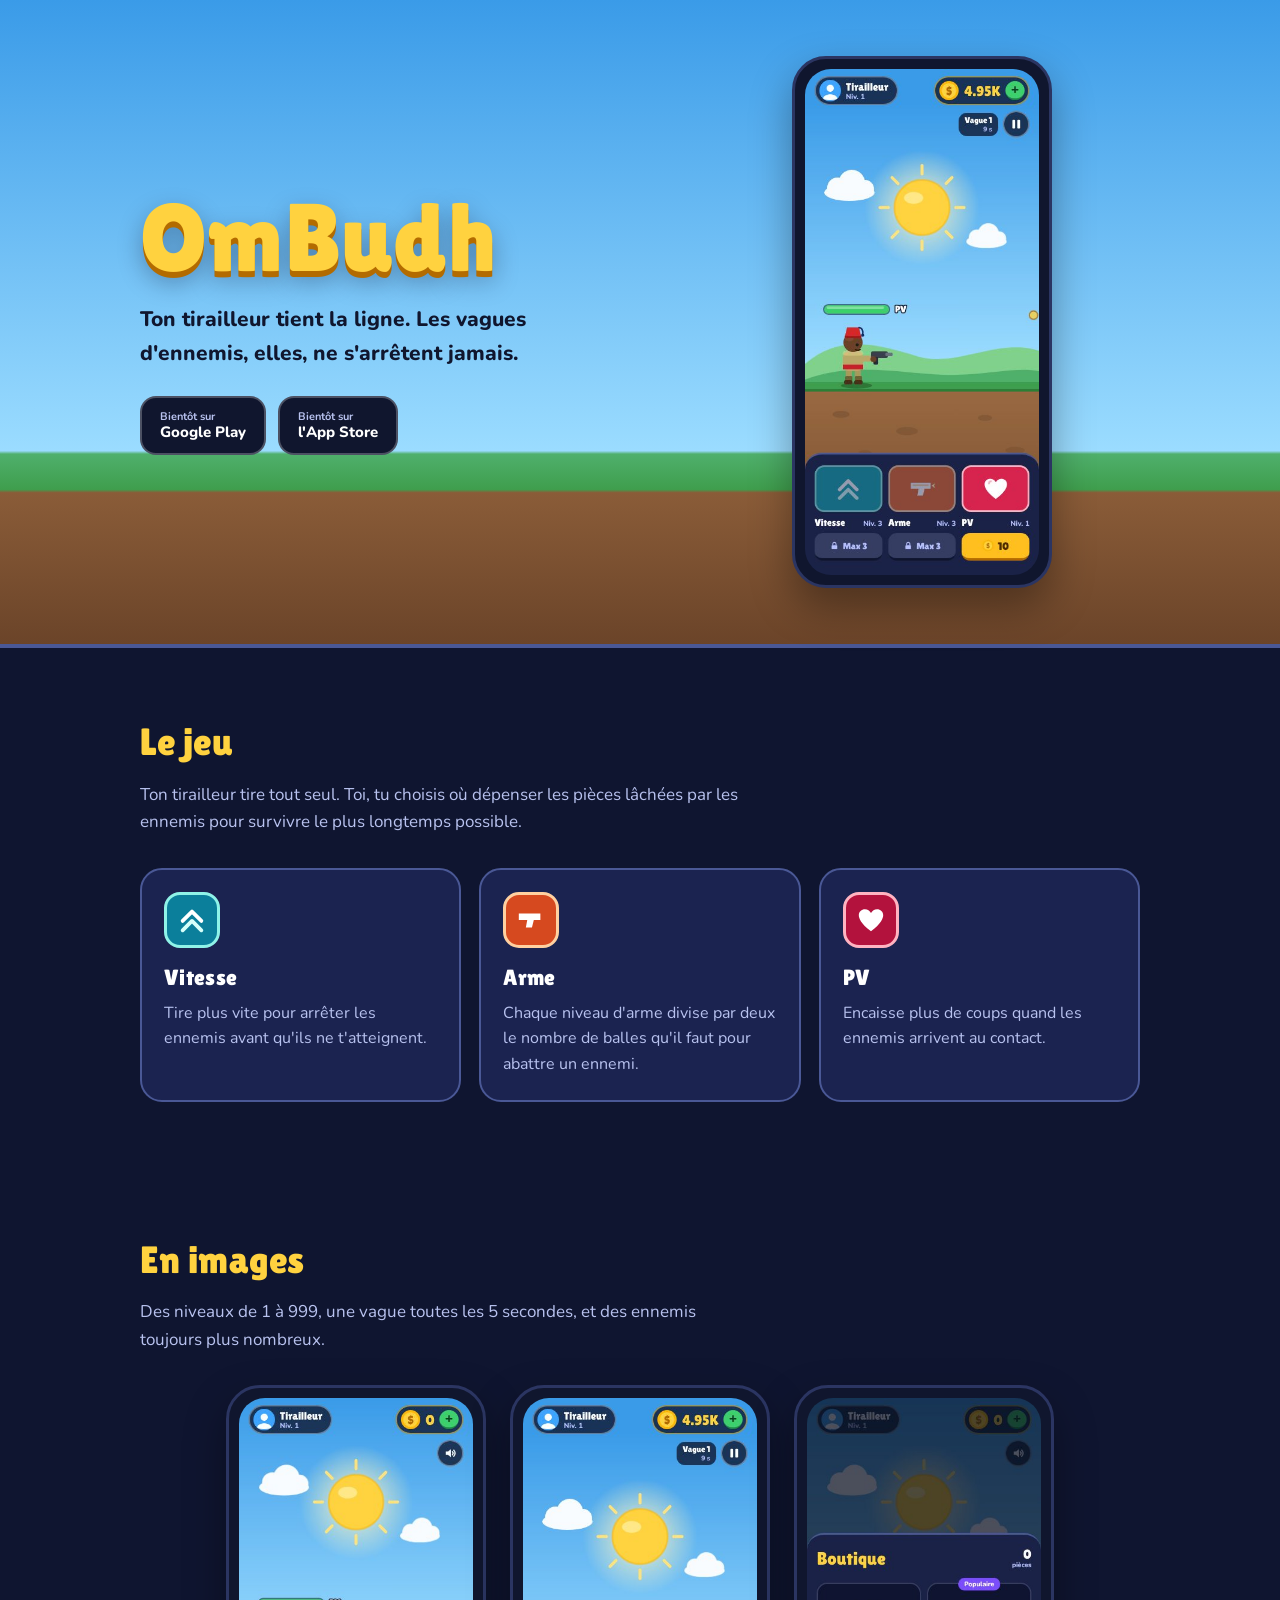
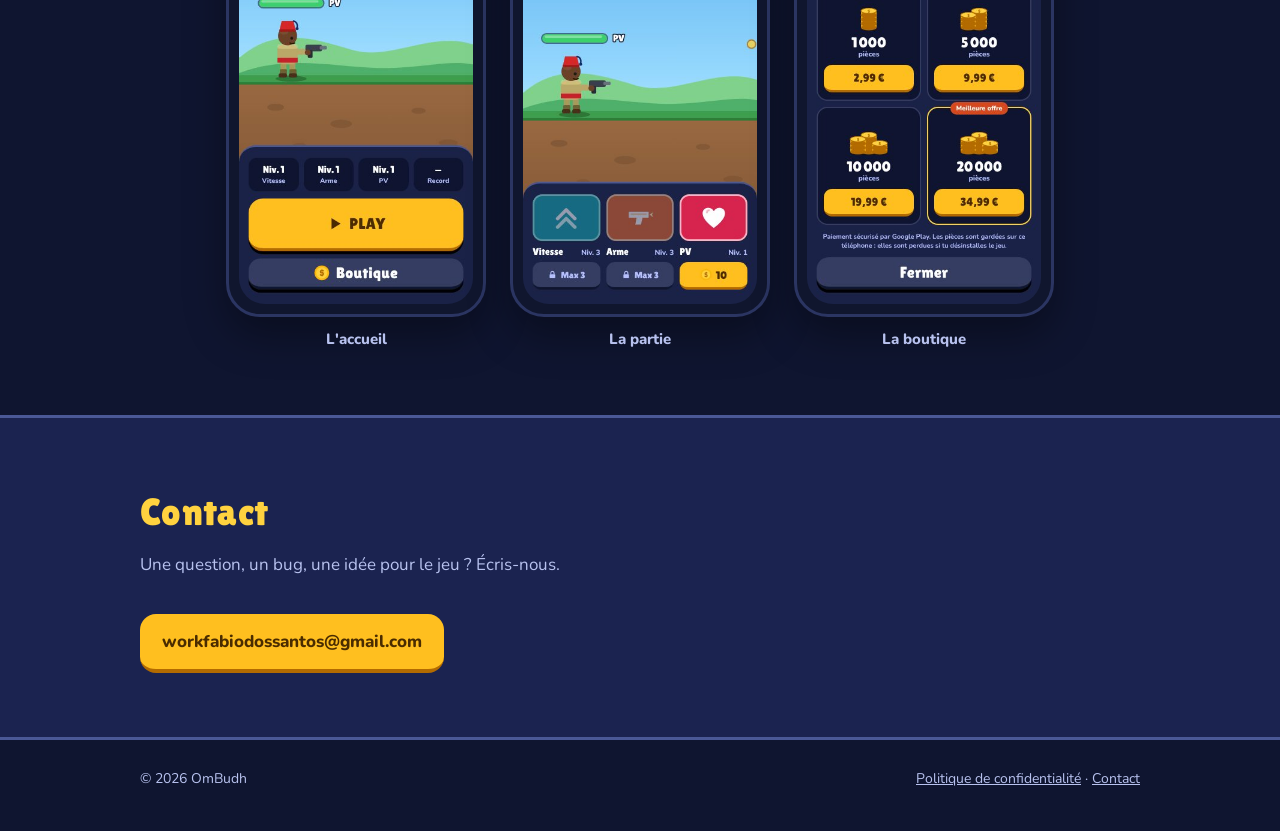
<file: index.html>
<!doctype html>
<html lang="fr">
<head>
  <meta charset="utf-8">
  <meta name="viewport" content="width=device-width, initial-scale=1">
  <title>OmBudh — Tiens la ligne</title>
  <meta name="description" content="OmBudh : un jeu mobile où ton tirailleur tient la ligne face à des vagues d'ennemis. Améliore sa vitesse, son arme et ses PV.">
  <link rel="icon" href="data:image/svg+xml,%3Csvg xmlns='http://www.w3.org/2000/svg' viewBox='0 0 36 36'%3E%3Ccircle cx='18' cy='18' r='17' fill='%23ffb703'/%3E%3Ccircle cx='18' cy='18' r='13' fill='%23ffd23f'/%3E%3C/svg%3E">
  <link rel="preconnect" href="https://fonts.googleapis.com">
  <link rel="preconnect" href="https://fonts.gstatic.com" crossorigin>
  <link href="https://fonts.googleapis.com/css2?family=Lilita+One&family=Nunito:wght@400;700;800&display=swap" rel="stylesheet">
  <link rel="stylesheet" href="style.css">
</head>
<body>
  <header class="hero">
    <div class="wrap">
      <div>
        <h1>OmBudh</h1>
        <p class="tag">Ton tirailleur tient la ligne. Les vagues d'ennemis, elles, ne s'arrêtent jamais.</p>
        <div class="badges">
          <span class="badge"><span><small>Bientôt sur</small>Google Play</span></span>
          <span class="badge"><span><small>Bientôt sur</small>l'App Store</span></span>
        </div>
      </div>
      <div class="phone"><img src="images/partie.jpg" alt="Une partie d'OmBudh : le tirailleur tire sur les ennemis, en bas les améliorations Vitesse, Arme et PV" width="390" height="844"></div>
    </div>
  </header>

  <main>
    <section>
      <div class="wrap">
        <h2>Le jeu</h2>
        <p class="lead">Ton tirailleur tire tout seul. Toi, tu choisis où dépenser les pièces lâchées par les ennemis pour survivre le plus longtemps possible.</p>
        <div class="features">
          <div class="card">
            <div class="icon i-speed" aria-hidden="true">
              <svg width="30" height="30" viewBox="0 0 64 64"><path d="M12 34 L32 14 L52 34" fill="none" stroke="#fff" stroke-width="8" stroke-linecap="round" stroke-linejoin="round"/><path d="M12 54 L32 34 L52 54" fill="none" stroke="#d6fffa" stroke-width="8" stroke-linecap="round" stroke-linejoin="round"/></svg>
            </div>
            <h3>Vitesse</h3>
            <p>Tire plus vite pour arrêter les ennemis avant qu'ils ne t'atteignent.</p>
          </div>
          <div class="card">
            <div class="icon i-arm" aria-hidden="true">
              <svg width="30" height="30" viewBox="0 0 64 64"><polygon points="6,18 52,18 52,32 38,32 34,48 21,48 24,32 6,32" fill="#fff"/></svg>
            </div>
            <h3>Arme</h3>
            <p>Chaque niveau d'arme divise par deux le nombre de balles qu'il faut pour abattre un ennemi.</p>
          </div>
          <div class="card">
            <div class="icon i-hp" aria-hidden="true">
              <svg width="30" height="30" viewBox="0 0 64 64"><path d="M32 56 C10 40 6 28 6 22 C6 14 12 9 19 9 C25 9 29 12 32 17 C35 12 39 9 45 9 C52 9 58 14 58 22 C58 28 54 40 32 56Z" fill="#fff"/></svg>
            </div>
            <h3>PV</h3>
            <p>Encaisse plus de coups quand les ennemis arrivent au contact.</p>
          </div>
        </div>
      </div>
    </section>

    <section>
      <div class="wrap">
        <h2>En images</h2>
        <p class="lead">Des niveaux de 1 à 999, une vague toutes les 5 secondes, et des ennemis toujours plus nombreux.</p>
        <div class="shots">
          <figure>
            <div class="phone"><img src="images/accueil.jpg" alt="Écran d'accueil d'OmBudh avec le bouton Play" width="390" height="844" loading="lazy"></div>
            <figcaption>L'accueil</figcaption>
          </figure>
          <figure>
            <div class="phone"><img src="images/partie.jpg" alt="Une partie en cours" width="390" height="844" loading="lazy"></div>
            <figcaption>La partie</figcaption>
          </figure>
          <figure>
            <div class="phone"><img src="images/boutique.jpg" alt="La boutique de pièces" width="390" height="844" loading="lazy"></div>
            <figcaption>La boutique</figcaption>
          </figure>
        </div>
      </div>
    </section>

    <section class="contact" id="contact">
      <div class="wrap">
        <h2>Contact</h2>
        <p class="lead">Une question, un bug, une idée pour le jeu ? Écris-nous.</p>
        <a class="mail" href="mailto:workfabiodossantos@gmail.com">workfabiodossantos@gmail.com</a>
      </div>
    </section>
  </main>

  <footer>
    <div class="wrap">
      <span>© 2026 OmBudh</span>
      <span><a href="confidentialite.html">Politique de confidentialité</a> · <a href="#contact">Contact</a></span>
    </div>
  </footer>
</body>
</html>
</file>
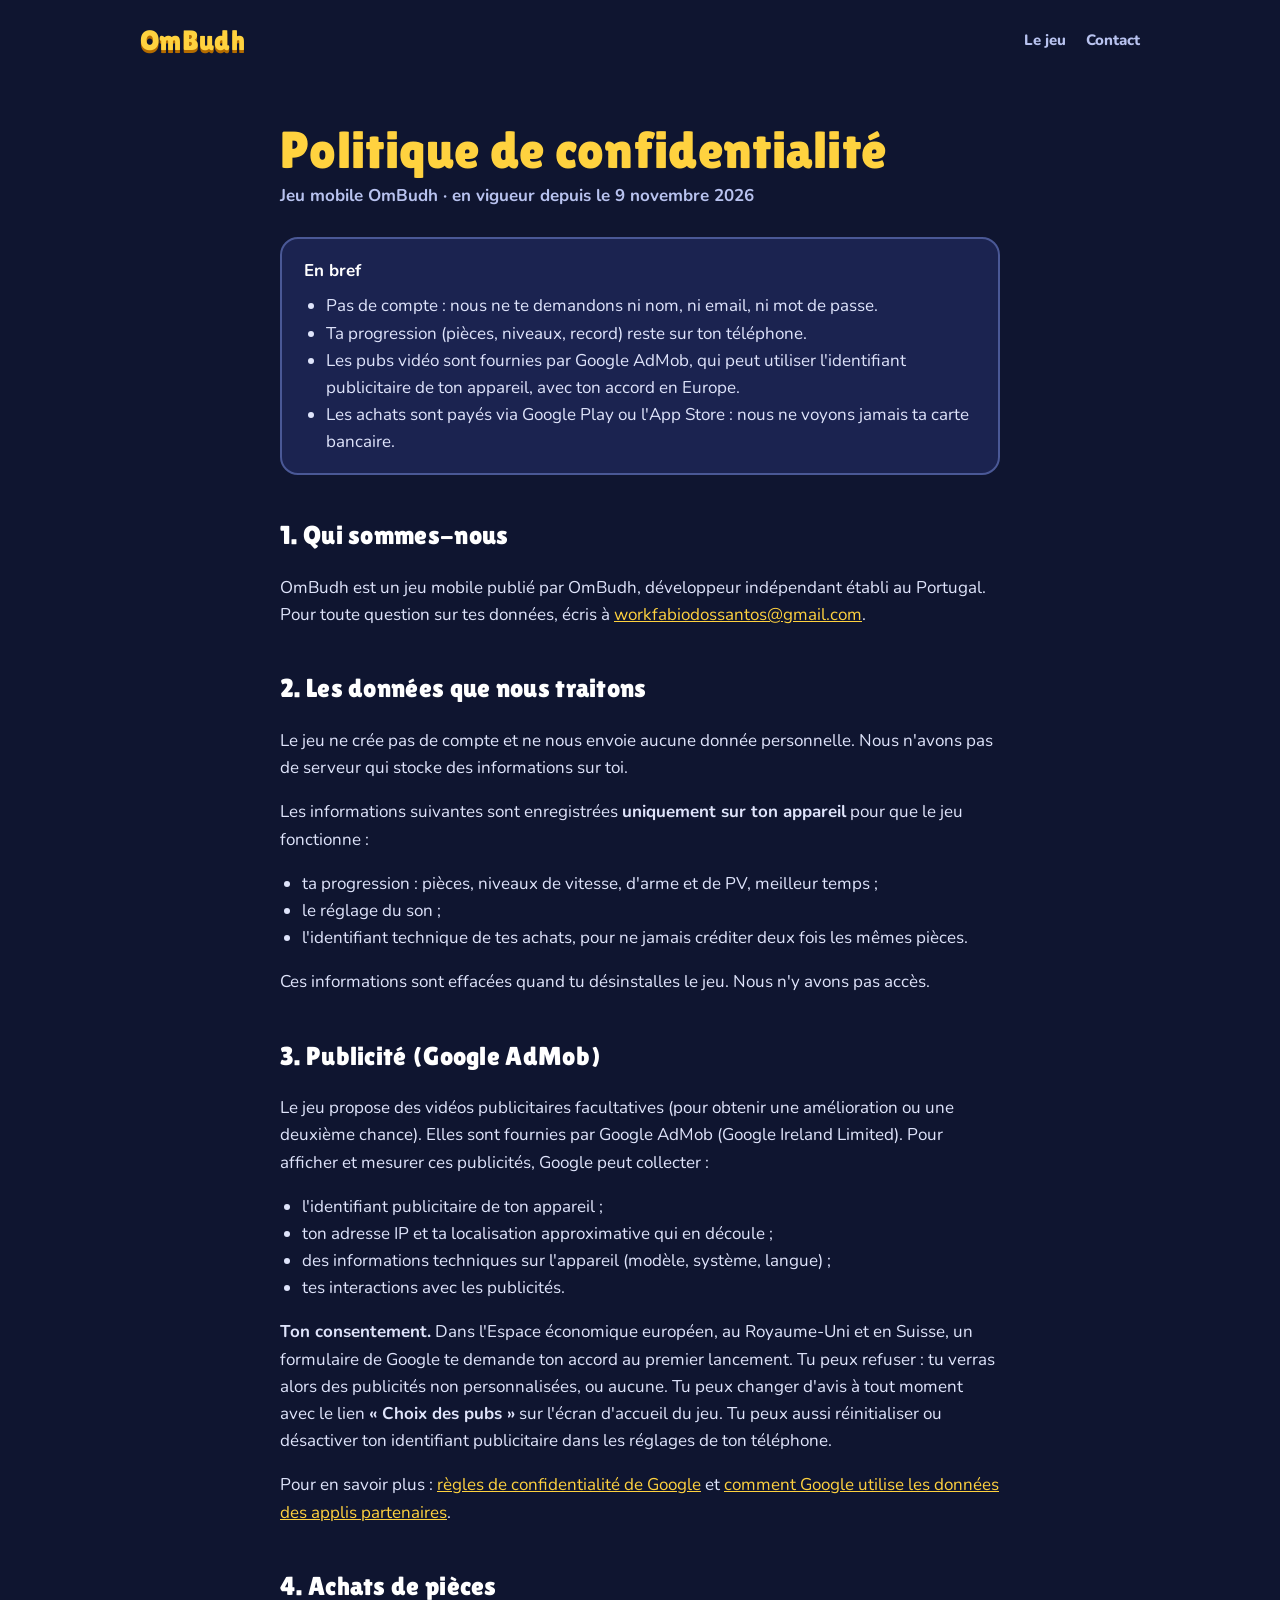
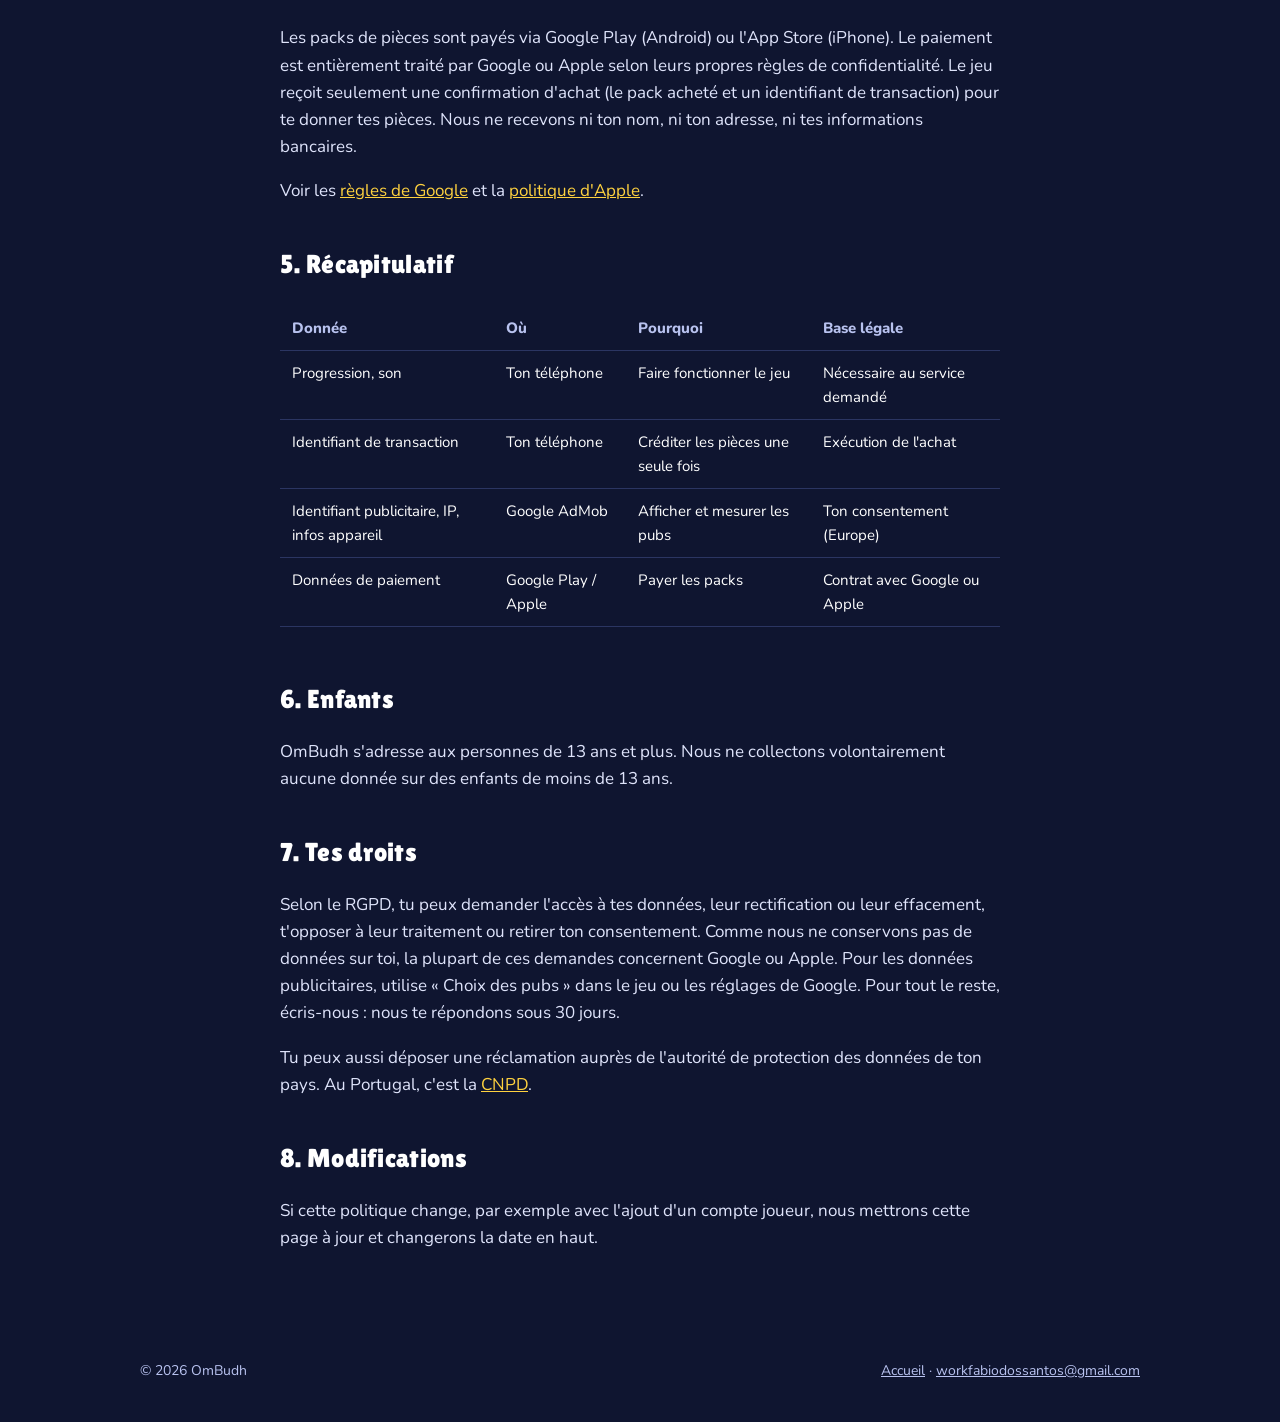
<file: confidentialite.html>
<!doctype html>
<html lang="fr">
<head>
  <meta charset="utf-8">
  <meta name="viewport" content="width=device-width, initial-scale=1">
  <title>Politique de confidentialité — OmBudh</title>
  <meta name="description" content="Politique de confidentialité du jeu mobile OmBudh.">
  <link rel="icon" href="data:image/svg+xml,%3Csvg xmlns='http://www.w3.org/2000/svg' viewBox='0 0 36 36'%3E%3Ccircle cx='18' cy='18' r='17' fill='%23ffb703'/%3E%3Ccircle cx='18' cy='18' r='13' fill='%23ffd23f'/%3E%3C/svg%3E">
  <link rel="preconnect" href="https://fonts.googleapis.com">
  <link rel="preconnect" href="https://fonts.gstatic.com" crossorigin>
  <link href="https://fonts.googleapis.com/css2?family=Lilita+One&family=Nunito:wght@400;700;800&display=swap" rel="stylesheet">
  <link rel="stylesheet" href="style.css">
</head>
<body>
  <div class="wrap">
    <div class="top">
      <a class="logo" href="./">OmBudh</a>
      <nav><a href="./">Le jeu</a><a href="./#contact">Contact</a></nav>
    </div>
  </div>

  <main class="wrap doc">
    <h1>Politique de confidentialité</h1>
    <p class="date">Jeu mobile OmBudh · en vigueur depuis le 9 novembre 2026</p>

    <div class="summary">
      <strong>En bref</strong>
      <ul>
        <li>Pas de compte : nous ne te demandons ni nom, ni email, ni mot de passe.</li>
        <li>Ta progression (pièces, niveaux, record) reste sur ton téléphone.</li>
        <li>Les pubs vidéo sont fournies par Google AdMob, qui peut utiliser l'identifiant publicitaire de ton appareil, avec ton accord en Europe.</li>
        <li>Les achats sont payés via Google Play ou l'App Store : nous ne voyons jamais ta carte bancaire.</li>
      </ul>
    </div>

    <h2>1. Qui sommes-nous</h2>
    <p>OmBudh est un jeu mobile publié par OmBudh, développeur indépendant établi au Portugal. Pour toute question sur tes données, écris à <a href="mailto:workfabiodossantos@gmail.com">workfabiodossantos@gmail.com</a>.</p>

    <h2>2. Les données que nous traitons</h2>
    <p>Le jeu ne crée pas de compte et ne nous envoie aucune donnée personnelle. Nous n'avons pas de serveur qui stocke des informations sur toi.</p>
    <p>Les informations suivantes sont enregistrées <strong>uniquement sur ton appareil</strong> pour que le jeu fonctionne :</p>
    <ul>
      <li>ta progression : pièces, niveaux de vitesse, d'arme et de PV, meilleur temps ;</li>
      <li>le réglage du son ;</li>
      <li>l'identifiant technique de tes achats, pour ne jamais créditer deux fois les mêmes pièces.</li>
    </ul>
    <p>Ces informations sont effacées quand tu désinstalles le jeu. Nous n'y avons pas accès.</p>

    <h2>3. Publicité (Google AdMob)</h2>
    <p>Le jeu propose des vidéos publicitaires facultatives (pour obtenir une amélioration ou une deuxième chance). Elles sont fournies par Google AdMob (Google Ireland Limited). Pour afficher et mesurer ces publicités, Google peut collecter :</p>
    <ul>
      <li>l'identifiant publicitaire de ton appareil ;</li>
      <li>ton adresse IP et ta localisation approximative qui en découle ;</li>
      <li>des informations techniques sur l'appareil (modèle, système, langue) ;</li>
      <li>tes interactions avec les publicités.</li>
    </ul>
    <p><strong>Ton consentement.</strong> Dans l'Espace économique européen, au Royaume-Uni et en Suisse, un formulaire de Google te demande ton accord au premier lancement. Tu peux refuser : tu verras alors des publicités non personnalisées, ou aucune. Tu peux changer d'avis à tout moment avec le lien <strong>« Choix des pubs »</strong> sur l'écran d'accueil du jeu. Tu peux aussi réinitialiser ou désactiver ton identifiant publicitaire dans les réglages de ton téléphone.</p>
    <p>Pour en savoir plus : <a href="https://policies.google.com/privacy" rel="noopener">règles de confidentialité de Google</a> et <a href="https://policies.google.com/technologies/partner-sites" rel="noopener">comment Google utilise les données des applis partenaires</a>.</p>

    <h2>4. Achats de pièces</h2>
    <p>Les packs de pièces sont payés via Google Play (Android) ou l'App Store (iPhone). Le paiement est entièrement traité par Google ou Apple selon leurs propres règles de confidentialité. Le jeu reçoit seulement une confirmation d'achat (le pack acheté et un identifiant de transaction) pour te donner tes pièces. Nous ne recevons ni ton nom, ni ton adresse, ni tes informations bancaires.</p>
    <p>Voir les <a href="https://policies.google.com/privacy" rel="noopener">règles de Google</a> et la <a href="https://www.apple.com/legal/privacy/" rel="noopener">politique d'Apple</a>.</p>

    <h2>5. Récapitulatif</h2>
    <div class="table-box">
      <table>
        <thead>
          <tr><th>Donnée</th><th>Où</th><th>Pourquoi</th><th>Base légale</th></tr>
        </thead>
        <tbody>
          <tr><td>Progression, son</td><td>Ton téléphone</td><td>Faire fonctionner le jeu</td><td>Nécessaire au service demandé</td></tr>
          <tr><td>Identifiant de transaction</td><td>Ton téléphone</td><td>Créditer les pièces une seule fois</td><td>Exécution de l'achat</td></tr>
          <tr><td>Identifiant publicitaire, IP, infos appareil</td><td>Google AdMob</td><td>Afficher et mesurer les pubs</td><td>Ton consentement (Europe)</td></tr>
          <tr><td>Données de paiement</td><td>Google Play / Apple</td><td>Payer les packs</td><td>Contrat avec Google ou Apple</td></tr>
        </tbody>
      </table>
    </div>

    <h2>6. Enfants</h2>
    <p>OmBudh s'adresse aux personnes de 13 ans et plus. Nous ne collectons volontairement aucune donnée sur des enfants de moins de 13 ans.</p>

    <h2>7. Tes droits</h2>
    <p>Selon le RGPD, tu peux demander l'accès à tes données, leur rectification ou leur effacement, t'opposer à leur traitement ou retirer ton consentement. Comme nous ne conservons pas de données sur toi, la plupart de ces demandes concernent Google ou Apple. Pour les données publicitaires, utilise « Choix des pubs » dans le jeu ou les réglages de Google. Pour tout le reste, écris-nous : nous te répondons sous 30 jours.</p>
    <p>Tu peux aussi déposer une réclamation auprès de l'autorité de protection des données de ton pays. Au Portugal, c'est la <a href="https://www.cnpd.pt" rel="noopener">CNPD</a>.</p>

    <h2>8. Modifications</h2>
    <p>Si cette politique change, par exemple avec l'ajout d'un compte joueur, nous mettrons cette page à jour et changerons la date en haut.</p>
  </main>

  <footer>
    <div class="wrap">
      <span>© 2026 OmBudh</span>
      <span><a href="./">Accueil</a> · <a href="mailto:workfabiodossantos@gmail.com">workfabiodossantos@gmail.com</a></span>
    </div>
  </footer>
</body>
</html>
</file>
<file: style.css>
:root {
  --bg: #0f1530;
  --panel: #1b2350;
  --panel-border: #4a5896;
  --gold: #ffd23f;
  --gold-dark: #b36b00;
  --ink: #ffffff;
  --muted: #b8c2ef;
  --sky: #3a9be8;
  --red: #d62828;
}

* { box-sizing: border-box; }

html { scroll-behavior: smooth; }

body {
  margin: 0;
  background: var(--bg);
  color: var(--ink);
  font-family: 'Nunito', system-ui, sans-serif;
  font-size: 17px;
  line-height: 1.6;
}

a { color: var(--gold); }
a:hover { color: #ffe680; }

.wrap { max-width: 1040px; margin: 0 auto; padding: 0 20px; }

h1, h2, h3, .logo { font-family: 'Lilita One', system-ui, sans-serif; font-weight: 400; letter-spacing: 0.3px; }

/* ── En-tête ─────────────────────────────────────────── */
.top { display: flex; align-items: center; justify-content: space-between; padding: 18px 0; }
.logo { color: var(--gold); font-size: 28px; text-decoration: none; text-shadow: 0 3px 0 var(--gold-dark); }
.top nav { display: flex; gap: 20px; font-weight: 800; font-size: 15px; }
.top nav a { color: var(--muted); text-decoration: none; }
.top nav a:hover { color: var(--ink); }

/* ── Bandeau ─────────────────────────────────────────── */
.hero {
  background: linear-gradient(180deg, var(--sky) 0%, #9bdcff 70%, #4fb06c 70.5%, #3f9e4d 76%, #8a5c38 76.5%, #6b4429 100%);
  border-bottom: 4px solid var(--panel-border);
}
.hero .wrap { display: grid; grid-template-columns: 1.1fr 0.9fr; gap: 32px; align-items: center; padding-top: 56px; padding-bottom: 56px; }
.hero h1 {
  margin: 0;
  font-size: clamp(56px, 10vw, 96px);
  line-height: 1;
  color: var(--gold);
  text-shadow: 0 6px 0 var(--gold-dark), 0 10px 24px rgba(15, 21, 48, 0.35);
}
.hero p.tag {
  margin: 18px 0 26px;
  font-size: 21px;
  font-weight: 800;
  color: #10162e;
  max-width: 30ch;
}
.badges { display: flex; flex-wrap: wrap; gap: 12px; }
.badge {
  display: inline-flex; align-items: center; gap: 10px;
  padding: 12px 18px; border-radius: 16px;
  background: #10162e; color: var(--ink);
  font-weight: 800; font-size: 15px;
  border: 2px solid rgba(255, 255, 255, 0.25);
}
.badge small { display: block; font-size: 11px; color: var(--muted); font-weight: 700; line-height: 1.2; }
.badge span { line-height: 1.2; }
.hero .phone { justify-self: center; }

/* ── Captures en cadre de téléphone ──────────────────── */
.phone {
  width: 260px; border-radius: 34px; padding: 10px;
  background: #10162e; border: 3px solid #2b3562;
  box-shadow: 0 18px 40px rgba(0, 0, 0, 0.35);
}
.phone img { display: block; width: 100%; height: auto; border-radius: 26px; }

/* ── Sections ────────────────────────────────────────── */
section { padding: 64px 0; }
section h2 { font-size: 38px; margin: 0 0 8px; color: var(--gold); }
section p.lead { margin: 0 0 32px; color: var(--muted); max-width: 60ch; }

.features { display: grid; grid-template-columns: repeat(3, minmax(0, 1fr)); gap: 18px; }
.card { background: var(--panel); border: 2px solid var(--panel-border); border-radius: 22px; padding: 22px; }
.card h3 { margin: 12px 0 6px; font-size: 22px; }
.card p { margin: 0; color: var(--muted); font-size: 16px; }
.icon { width: 56px; height: 56px; border-radius: 16px; display: grid; place-items: center; border: 3px solid; }
.i-speed { background: #0b7f9b; border-color: #8ff3e8; }
.i-arm { background: #d6491f; border-color: #ffd0a0; }
.i-hp { background: #b3123d; border-color: #ffb3c1; }

.shots { display: flex; gap: 24px; justify-content: center; flex-wrap: wrap; }
.shots figure { margin: 0; text-align: center; }
.shots figcaption { margin-top: 10px; font-weight: 800; color: var(--muted); font-size: 15px; }

.contact { background: var(--panel); border-top: 3px solid var(--panel-border); border-bottom: 3px solid var(--panel-border); }
.contact .mail {
  display: inline-block; margin-top: 4px; padding: 14px 22px; border-radius: 16px;
  background: #ffbf1f; color: #4a2c00; font-weight: 800; text-decoration: none;
  border-bottom: 4px solid var(--gold-dark);
}
.contact .mail:hover { color: #4a2c00; background: #ffd23f; }

footer { padding: 28px 0 40px; color: var(--muted); font-size: 14px; }
footer .wrap { display: flex; flex-wrap: wrap; gap: 8px 24px; justify-content: space-between; }
footer a { color: var(--muted); }

/* ── Page texte (politique) ──────────────────────────── */
.doc { max-width: 760px; padding-top: 24px; padding-bottom: 64px; }
.doc h1 { font-size: clamp(36px, 7vw, 52px); color: var(--gold); margin: 16px 0 4px; line-height: 1.1; }
.doc .date { color: var(--muted); margin: 0 0 28px; font-weight: 700; }
.doc h2 { font-size: 26px; margin: 40px 0 8px; color: var(--ink); }
.doc p, .doc li { color: #dfe4fb; }
.doc ul { padding-left: 22px; }
.doc .summary { background: var(--panel); border: 2px solid var(--panel-border); border-radius: 18px; padding: 18px 22px; }
.doc .summary ul { margin: 8px 0 0; }
.doc table { width: 100%; border-collapse: collapse; margin: 12px 0; font-size: 15px; }
.doc th, .doc td { text-align: left; vertical-align: top; padding: 10px 12px; border-bottom: 1px solid #2b3562; }
.doc th { color: var(--muted); font-weight: 800; }
.table-box { overflow-x: auto; }

@media (max-width: 760px) {
  body { font-size: 16px; }
  .hero .wrap { grid-template-columns: 1fr; text-align: left; padding-top: 36px; }
  .hero { background: linear-gradient(180deg, var(--sky) 0%, #9bdcff 45%, #4fb06c 45.5%, #3f9e4d 50%, #8a5c38 50.5%, #6b4429 100%); }
  .features { grid-template-columns: 1fr; }
  .phone { width: 220px; }
  .top nav { gap: 14px; }
  section { padding: 48px 0; }
}
</file>
